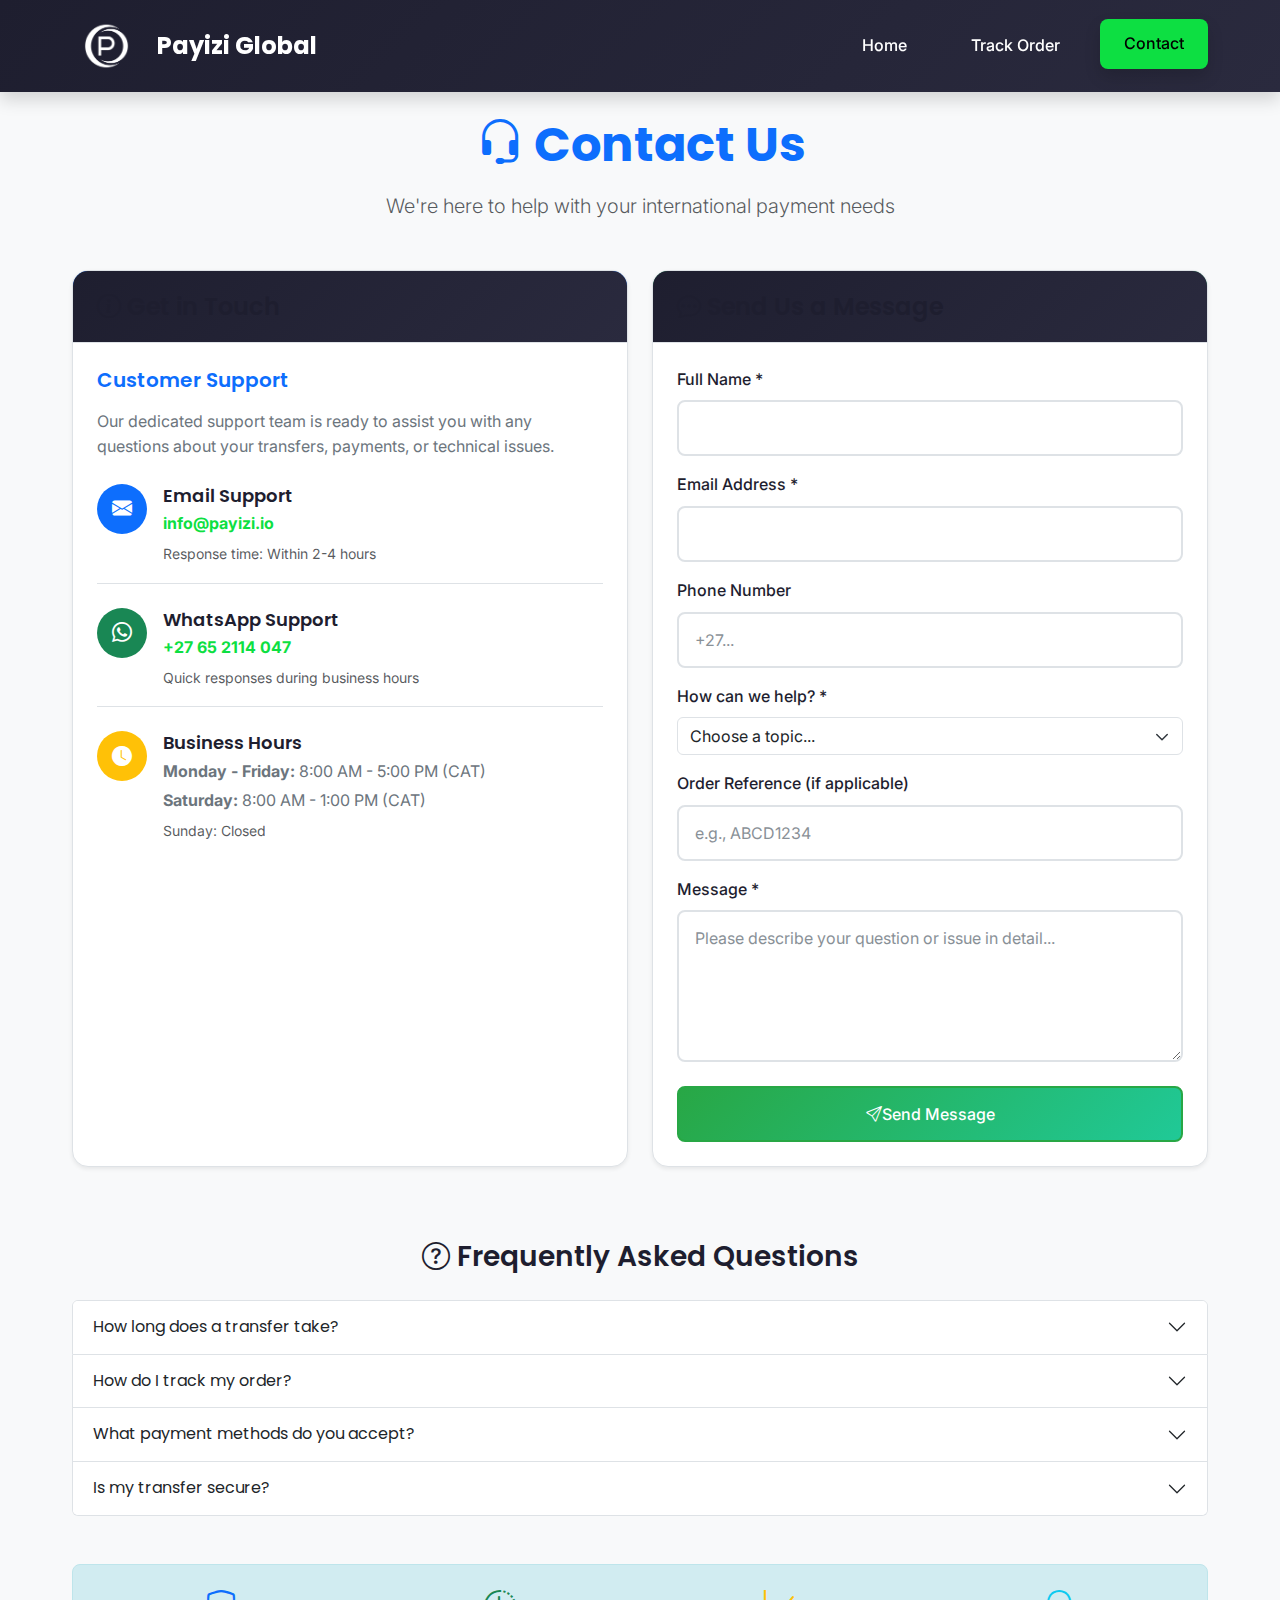
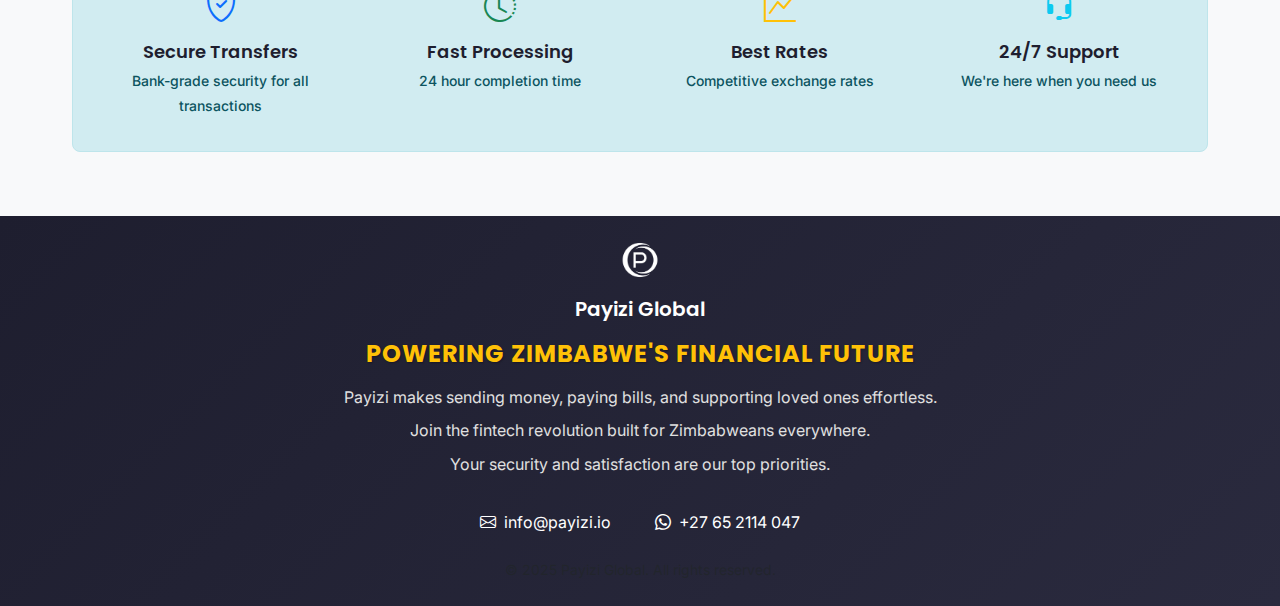
<file: contact.html>
<!DOCTYPE html>
<html lang="en">
<head>
  <meta charset="UTF-8" />
  <meta name="viewport" content="width=device-width, initial-scale=1.0" />
  <meta name="description" content="Contact Payizi Global - Get support for your international money transfer" />
  <meta name="author" content="Payizi Global" />
  <title>Contact Us - Payizi Global</title>
  <link href="https://cdn.jsdelivr.net/npm/bootstrap@5.3.0/dist/css/bootstrap.min.css" rel="stylesheet" />
  <link href="https://cdn.jsdelivr.net/npm/bootstrap-icons@1.11.0/font/bootstrap-icons.css" rel="stylesheet" />
  <link rel="stylesheet" href="style.css" />
  <link href="https://fonts.googleapis.com/css2?family=Roboto:wght@400;700&family=Roboto+Mono&display=swap" rel="stylesheet" />
</head>
<body>
    <!-- Replace the navigation section with this corrected version -->
    <nav class="navbar">
        <div class="container">
            <!-- Logo/Brand Section -->
            <div class="navbar-brand">
            <img src="white_icon_transparent_background.png" alt="Payizi Global Logo" class="navbar-logo">
            <span class="brand-text">Payizi Global</span>
            </div>
            
            <!-- Mobile Menu Toggle Button -->
            <button class="navbar-toggler-alt collapsed d-md-none" type="button" aria-label="Toggle navigation">
            <div class="hamburger">
                <span></span>
                <span></span>
                <span></span>
            </div>
            </button>
            
            <!-- Navigation Links -->
            <ul class="navbar-nav">
            <li class="nav-item"><a href="index.html" class="nav-link">Home</a></li>
            <li class="nav-item"><a href="status.html" class="nav-link">Track Order</a></li>
            <li class="nav-item"><a href="contact.html" class="nav-link active">Contact</a></li>
            </ul>
        </div>
    </nav>
  <!-- Rest of your existing content stays the same -->

  <main class="container mt-4">
    <!-- Page Header -->
    <div class="text-center mb-5">
      <h1 class="display-5 fw-bold text-primary">
        <i class="bi bi-headset"></i> Contact Us
      </h1>
      <p class="lead text-muted">
        We're here to help with your international payment needs
      </p>
    </div>

    <div class="row">
      <!-- Contact Information -->
      <div class="col-lg-6 mb-4">
        <div class="card h-100 shadow-sm">
          <div class="card-header bg-primary text-white">
            <h4 class="mb-0">
              <i class="bi bi-info-circle"></i> Get in Touch
            </h4>
          </div>
          <div class="card-body">
            <h5 class="text-primary mb-3">Customer Support</h5>
            <p class="mb-4">Our dedicated support team is ready to assist you with any questions about your transfers, payments, or technical issues.</p>
            
            <!-- Email Contact -->
            <div class="contact-item d-flex align-items-start mb-4">
              <div class="contact-icon bg-primary text-white rounded-circle me-3 d-flex align-items-center justify-content-center" style="width: 50px; height: 50px;">
                <i class="bi bi-envelope-fill fs-5"></i>
              </div>
              <div>
                <h6 class="mb-1">Email Support</h6>
                <p class="mb-1">
                  <a href="mailto:info@payizi.io" class="text-decoration-none fw-bold">info@payizi.io</a>
                </p>
                <small class="text-muted">Response time: Within 2-4 hours</small>
              </div>
            </div>
            
            <!-- WhatsApp Contact -->
            <div class="contact-item d-flex align-items-start mb-4">
              <div class="contact-icon bg-success text-white rounded-circle me-3 d-flex align-items-center justify-content-center" style="width: 50px; height: 50px;">
                <i class="bi bi-whatsapp fs-5"></i>
              </div>
              <div>
                <h6 class="mb-1">WhatsApp Support</h6>
                <p class="mb-1">
                  <a href="https://wa.me/27652114047" target="_blank" class="text-decoration-none fw-bold">+27 65 2114 047</a>
                </p>
                <small class="text-muted">Quick responses during business hours</small>
              </div>
            </div>
            
            <!-- Business Hours -->
            <div class="contact-item d-flex align-items-start mb-3">
              <div class="contact-icon bg-warning text-white rounded-circle me-3 d-flex align-items-center justify-content-center" style="width: 50px; height: 50px;">
                <i class="bi bi-clock-fill fs-5"></i>
              </div>
              <div>
                <h6 class="mb-1">Business Hours</h6>
                <p class="mb-1"><strong>Monday - Friday:</strong> 8:00 AM - 5:00 PM (CAT)</p>
                <p class="mb-1"><strong>Saturday:</strong> 8:00 AM - 1:00 PM (CAT)</p>
                <small class="text-muted">Sunday: Closed</small>
              </div>
            </div>
          </div>
        </div>
      </div>
      
      <!-- Contact Form -->
      <div class="col-lg-6 mb-4">
        <div class="card h-100 shadow-sm">
          <div class="card-header bg-success text-white">
            <h4 class="mb-0">
              <i class="bi bi-chat-dots"></i> Send Us a Message
            </h4>
          </div>
          <div class="card-body">
            <form id="contactForm">
              <div class="mb-3">
                <label for="contactName" class="form-label">Full Name *</label>
                <input type="text" class="form-control" id="contactName" required>
              </div>
              
              <div class="mb-3">
                <label for="contactEmail" class="form-label">Email Address *</label>
                <input type="email" class="form-control" id="contactEmail" required>
              </div>
              
              <div class="mb-3">
                <label for="contactPhone" class="form-label">Phone Number</label>
                <input type="tel" class="form-control" id="contactPhone" placeholder="+27...">
              </div>
              
              <div class="mb-3">
                <label for="contactSubject" class="form-label">How can we help? *</label>
                <select class="form-select" id="contactSubject" required>
                  <option value="">Choose a topic...</option>
                  <option value="order-inquiry">Order Status Inquiry</option>
                  <option value="payment-issue">Payment Problems</option>
                  <option value="technical-support">Technical Support</option>
                  <option value="rate-inquiry">Exchange Rate Questions</option>
                  <option value="account-help">Account Assistance</option>
                  <option value="general-question">General Questions</option>
                  <option value="complaint">Complaint or Feedback</option>
                  <option value="other">Other</option>
                </select>
              </div>
              
              <div class="mb-3">
                <label for="orderRef" class="form-label">Order Reference (if applicable)</label>
                <input type="text" class="form-control" id="orderRef" placeholder="e.g., ABCD1234">
              </div>
              
              <div class="mb-4">
                <label for="contactMessage" class="form-label">Message *</label>
                <textarea class="form-control" id="contactMessage" rows="5" placeholder="Please describe your question or issue in detail..." required></textarea>
              </div>
              
              <button type="submit" class="btn btn-success w-100 btn-lg">
                <i class="bi bi-send"></i> Send Message
              </button>
            </form>
          </div>
        </div>
      </div>
    </div>
    
    <!-- FAQ Section -->
    <div class="row mt-5">
      <div class="col-12">
        <h3 class="text-center mb-4">
          <i class="bi bi-question-circle"></i> Frequently Asked Questions
        </h3>
        
        <div class="accordion" id="faqAccordion">
          <!-- FAQ Item 1 -->
          <div class="accordion-item">
            <h2 class="accordion-header">
              <button class="accordion-button collapsed" type="button" data-bs-toggle="collapse" data-bs-target="#faq1">
                How long does a transfer take?
              </button>
            </h2>
            <div id="faq1" class="accordion-collapse collapse" data-bs-parent="#faqAccordion">
              <div class="accordion-body">
                Most transfers are completed within 24 hours after payment confirmation. Same-day processing is available for orders received and funded before 5:00 PM on business days.
              </div>
            </div>
          </div>
          
          <!-- FAQ Item 2 -->
          <div class="accordion-item">
            <h2 class="accordion-header">
              <button class="accordion-button collapsed" type="button" data-bs-toggle="collapse" data-bs-target="#faq2">
                How do I track my order?
              </button>
            </h2>
            <div id="faq2" class="accordion-collapse collapse" data-bs-parent="#faqAccordion">
              <div class="accordion-body">
                You can track your order using our <a href="status.html" class="text-decoration-none">Order Tracking page</a>. Simply enter your order reference number to see the current status.
              </div>
            </div>
          </div>
          
          <!-- FAQ Item 3 -->
          <div class="accordion-item">
            <h2 class="accordion-header">
              <button class="accordion-button collapsed" type="button" data-bs-toggle="collapse" data-bs-target="#faq3">
                What payment methods do you accept?
              </button>
            </h2>
            <div id="faq3" class="accordion-collapse collapse" data-bs-parent="#faqAccordion">
              <div class="accordion-body">
                We accept bank transfers. Payment details are provided with your order confirmation email.
              </div>
            </div>
          </div>
          
          <!-- FAQ Item 4 -->
          <div class="accordion-item">
            <h2 class="accordion-header">
              <button class="accordion-button collapsed" type="button" data-bs-toggle="collapse" data-bs-target="#faq4">
                Is my transfer secure?
              </button>
            </h2>
            <div id="faq4" class="accordion-collapse collapse" data-bs-parent="#faqAccordion">
              <div class="accordion-body">
                Yes, all transfers are fully encrypted and secure. We use industry-standard security measures to protect your personal and financial information.
              </div>
            </div>
          </div>
        </div>
      </div>
    </div>
    
    <!-- Service Features -->
    <div class="row mt-5">
      <div class="col-12">
        <div class="alert alert-info">
          <div class="row text-center">
            <div class="col-md-3 mb-3">
              <div class="feature-icon mb-2">
                <i class="bi bi-shield-check text-primary" style="font-size: 2rem;"></i>
              </div>
              <h6 class="mb-1">Secure Transfers</h6>
              <small>Bank-grade security for all transactions</small>
            </div>
            <div class="col-md-3 mb-3">
              <div class="feature-icon mb-2">
                <i class="bi bi-clock-history text-success" style="font-size: 2rem;"></i>
              </div>
              <h6 class="mb-1">Fast Processing</h6>
              <small>24 hour completion time</small>
            </div>
            <div class="col-md-3 mb-3">
              <div class="feature-icon mb-2">
                <i class="bi bi-graph-up text-warning" style="font-size: 2rem;"></i>
              </div>
              <h6 class="mb-1">Best Rates</h6>
              <small>Competitive exchange rates</small>
            </div>
            <div class="col-md-3 mb-3">
              <div class="feature-icon mb-2">
                <i class="bi bi-headset text-info" style="font-size: 2rem;"></i>
              </div>
              <h6 class="mb-1">24/7 Support</h6>
              <small>We're here when you need us</small>
            </div>
          </div>
        </div>
      </div>
    </div>
  </main>

  <!-- Enhanced Footer -->
      <footer class="bg-dark text-white text-center py-4 mt-5">
        <div class="container">
          <div class="row">
            <div class="col-md-12">
              <img src="/white_icon_transparent_background.png" alt="Payizi Global" class="footer-logo">
              <h5 class="mb-3">Payizi Global</h5>
              <h4 class="text-warning mb-3">POWERING ZIMBABWE'S FINANCIAL FUTURE</h4>
              <p class="mb-2">Payizi makes sending money, paying bills, and supporting loved ones effortless.</p>
              <p class="mb-2">Join the fintech revolution built for Zimbabweans everywhere.</p>
              <p class="mb-4">Your security and satisfaction are our top priorities.</p>
              <div class="mb-3">
                <a href="mailto:info@payizi.io" class="text-white text-decoration-none me-3">
                  <i class="bi bi-envelope"></i> info@payizi.io
                </a>
                <a href="https://wa.me/27652114047" target="_blank" class="text-white text-decoration-none">
                  <i class="bi bi-whatsapp"></i> +27 65 2114 047
                </a>
              </div>
              <p class="text-muted small mb-0">
                © 2025 Payizi Global. All rights reserved.
              </p>
            </div>
          </div>
        </div>
      </footer>

  <!-- Bootstrap JS -->
  <script src="https://cdn.jsdelivr.net/npm/bootstrap@5.3.0/dist/js/bootstrap.bundle.min.js"></script>
  
  <!-- Contact Form Handler -->
  <script>
    document.getElementById('contactForm').addEventListener('submit', function(e) {
      e.preventDefault();
      
      const name = document.getElementById('contactName').value;
      const email = document.getElementById('contactEmail').value;
      const phone = document.getElementById('contactPhone').value;
      const subject = document.getElementById('contactSubject').value;
      const orderRef = document.getElementById('orderRef').value;
      const message = document.getElementById('contactMessage').value;
      
      // Build detailed email content
      let emailBody = `Name: ${name}\nEmail: ${email}`;
      if (phone) emailBody += `\nPhone: ${phone}`;
      if (orderRef) emailBody += `\nOrder Reference: ${orderRef}`;
      emailBody += `\n\nSubject: ${subject}\n\nMessage:\n${message}`;
      
      // Create mailto link
      const mailtoLink = `mailto:info@payizi.io?subject=[Contact Form] ${subject}&body=${encodeURIComponent(emailBody)}`;
      
      // Open email client
      window.location.href = mailtoLink;
      
      // Show success feedback
      const submitBtn = e.target.querySelector('button[type="submit"]');
      const originalText = submitBtn.innerHTML;
      submitBtn.innerHTML = '<i class="bi bi-check-circle"></i> Email Opened Successfully!';
      submitBtn.disabled = true;
      submitBtn.className = 'btn btn-outline-success w-100 btn-lg';
      
      // Reset after 3 seconds
      setTimeout(() => {
        submitBtn.innerHTML = originalText;
        submitBtn.disabled = false;
        submitBtn.className = 'btn btn-success w-100 btn-lg';
        e.target.reset();
      }, 3000);
    });
  </script>
  <!-- Mobile Menu Toggle Script -->
<script>
document.addEventListener('DOMContentLoaded', function() {
  const navbarToggler = document.querySelector('.navbar-toggler-alt');
  const navbarNav = document.querySelector('.navbar-nav');
  
  if (navbarToggler && navbarNav) {
    navbarNav.classList.remove('show');
    navbarToggler.classList.add('collapsed');
    
    navbarToggler.addEventListener('click', function(e) {
      e.preventDefault();
      e.stopPropagation();
      navbarNav.classList.toggle('show');
      this.classList.toggle('collapsed');
    });
    
    document.addEventListener('click', function(event) {
      if (!navbarNav.contains(event.target) && !navbarToggler.contains(event.target)) {
        navbarNav.classList.remove('show');
        navbarToggler.classList.add('collapsed');
      }
    });
    
    document.querySelectorAll('.nav-link').forEach(link => {
      link.addEventListener('click', function() {
        if (window.innerWidth < 768) {
          navbarNav.classList.remove('show');
          navbarToggler.classList.add('collapsed');
        }
      });
    });
    
    window.addEventListener('resize', function() {
      if (window.innerWidth >= 768) {
        navbarNav.classList.remove('show');
        navbarToggler.classList.add('collapsed');
      }
    });
  }
});
</script>
</body>
</html>
</file>
<file: style.css>
/* Import Google Fonts */
@import url('https://fonts.googleapis.com/css2?family=Inter:wght@300;400;500;600;700;800&family=Poppins:wght@300;400;500;600;700;800&display=swap');

/* CSS Variables for consistent theming */
:root {
  --primary-green: #0ddf42;
  --primary-green-hover: #0cb836;
  --primary-green-light: #e8f5ed;
  --dark-blue: #1e1e2f;
  --dark-blue-light: #2a2a3e;
  --dark-blue-lighter: #3a3a4e;
  --white: #ffffff;
  --light-gray: #f8f9fa;
  --medium-gray: #6c757d;
  --dark-gray: #343a40;
  --border-color: #dee2e6;
  --shadow-sm: 0 0.125rem 0.25rem rgba(0, 0, 0, 0.075);
  --shadow-md: 0 0.5rem 1rem rgba(0, 0, 0, 0.15);
  --shadow-lg: 0 1rem 3rem rgba(0, 0, 0, 0.175);
  --border-radius: 0.5rem;
  --border-radius-lg: 1rem;
  --transition: all 0.3s ease;
}

/* Base Reset & Typography */
* {
  margin: 0;
  padding: 0;
  box-sizing: border-box;
}

html {
  scroll-behavior: smooth;
  font-size: 16px;
}

body {
  font-family: 'Inter', 'Poppins', -apple-system, BlinkMacSystemFont, 'Segoe UI', Roboto, sans-serif;
  font-size: 1rem;
  font-weight: 400;
  line-height: 1.6;
  color: var(--dark-gray);
  background-color: var(--light-gray);
  -webkit-font-smoothing: antialiased;
  -moz-osx-font-smoothing: grayscale;
}

/* Typography Scale */
h1, h2, h3, h4, h5, h6 {
  font-family: 'Poppins', sans-serif;
  font-weight: 600;
  line-height: 1.3;
  color: var(--dark-blue);
  margin-bottom: 1rem;
}

h1 { font-size: 2.5rem; font-weight: 700; }
h2 { font-size: 2rem; font-weight: 600; }
h3 { font-size: 1.75rem; }
h4 { font-size: 1.5rem; }
h5 { font-size: 1.25rem; }
h6 { font-size: 1.125rem; }

p {
  margin-bottom: 1rem;
  color: var(--medium-gray);
}

a {
  color: var(--primary-green);
  text-decoration: none;
  transition: var(--transition);
}

a:hover {
  color: var(--primary-green-hover);
  text-decoration: underline;
}

/* Container System */
.container {
  width: 100%;
  max-width: 1200px;
  margin: 0 auto;
  padding: 0 1rem;
}

.container-fluid {
  width: 100%;
  padding: 0 1rem;
}

/* SINGLE UNIFIED NAVIGATION SYSTEM */
.navbar {
  background: linear-gradient(135deg, var(--dark-blue) 0%, var(--dark-blue-light) 100%);
  padding: 1rem 0;
  box-shadow: var(--shadow-md);
  position: sticky;
  top: 0;
  z-index: 1000;
  backdrop-filter: blur(10px);
}

.navbar .container {
  display: flex;
  justify-content: space-between;
  align-items: center;
  flex-wrap: nowrap;
}

/* Logo Brand Section */
.navbar-brand {
  display: flex;
  align-items: center;
  gap: 1rem;
  text-decoration: none;
  flex-shrink: 0;
}

.navbar-logo {
  height: 50px;
  width: auto;
  border-radius: var(--border-radius);
  transition: var(--transition);
}

.navbar-logo:hover {
  transform: scale(1.05);
}

.brand-text {
  color: var(--white);
  font-size: 1.5rem;
  font-weight: 700;
  font-family: 'Poppins', sans-serif;
  margin: 0;
  white-space: nowrap;
}

/* CSS-Only Mobile Toggle Button */
.navbar-toggler-alt {
  background: none;
  border: none;
  padding: 0.5rem;
  cursor: pointer;
  transition: var(--transition);
  display: none;
  width: 45px;
  height: 40px;
  position: relative;
  outline: none;
}

.navbar-toggler-alt:hover {
  background: rgba(13, 223, 66, 0.1);
  border-radius: var(--border-radius);
}

.navbar-toggler-alt .hamburger {
  width: 24px;
  height: 18px;
  position: relative;
  margin: 0 auto;
  transform: rotate(0deg);
  transition: 0.3s ease-in-out;
}

.navbar-toggler-alt .hamburger span {
  display: block;
  position: absolute;
  height: 3px;
  width: 100%;
  background: var(--white);
  border-radius: 2px;
  opacity: 1;
  left: 0;
  transform: rotate(0deg);
  transition: 0.25s ease-in-out;
  box-shadow: 0 1px 2px rgba(0,0,0,0.2);
}

.navbar-toggler-alt .hamburger span:nth-child(1) {
  top: 0px;
  transform-origin: left center;
}

.navbar-toggler-alt .hamburger span:nth-child(2) {
  top: 8px;
  transform-origin: left center;
}

.navbar-toggler-alt .hamburger span:nth-child(3) {
  top: 16px;
  transform-origin: left center;
}

/* Active state - X formation */
.navbar-toggler-alt:not(.collapsed) .hamburger span:nth-child(1) {
  transform: rotate(45deg);
  top: 0px;
  left: 4px;
  background: var(--primary-green);
}

.navbar-toggler-alt:not(.collapsed) .hamburger span:nth-child(2) {
  width: 0%;
  opacity: 0;
}

.navbar-toggler-alt:not(.collapsed) .hamburger span:nth-child(3) {
  transform: rotate(-45deg);
  top: 16px;
  left: 4px;
  background: var(--primary-green);
}

/* Navigation Links */
.navbar-nav {
  display: flex;
  list-style: none;
  margin: 0;
  padding: 0;
  gap: 0.5rem;
  flex-direction: row;
  align-items: center;
}

.nav-item {
  position: relative;
}

.nav-link {
  color: var(--white);
  font-weight: 500;
  padding: 0.75rem 1.5rem;
  border-radius: var(--border-radius);
  transition: var(--transition);
  position: relative;
  overflow: hidden;
  display: block;
  white-space: nowrap;
  text-decoration: none;
}

.nav-link::before {
  content: '';
  position: absolute;
  top: 0;
  left: -100%;
  width: 100%;
  height: 100%;
  background: linear-gradient(90deg, transparent, rgba(255,255,255,0.2), transparent);
  transition: left 0.5s;
}

.nav-link:hover::before {
  left: 100%;
}

.nav-link:hover,
.nav-link.active {
  background-color: var(--primary-green);
  color: var(--white);
  text-decoration: none;
  transform: translateY(-2px);
  box-shadow: var(--shadow-md);
}

/* Mobile Navigation Styles */
@media (max-width: 767.98px) {
  .navbar .container {
    flex-wrap: wrap;
    position: relative;
  }
  
  .navbar-brand {
    flex: 1;
  }
  
  .navbar-toggler-alt {
    display: block !important;
  }
  
  .navbar-nav {
    display: none;
    flex-direction: column;
    width: 100%;
    margin-top: 1rem;
    background: linear-gradient(135deg, var(--dark-blue-light) 0%, var(--dark-blue-lighter) 100%);
    border-radius: var(--border-radius);
    padding: 1rem;
    box-shadow: var(--shadow-lg);
    gap: 0.5rem;
    order: 3;
    border: 1px solid rgba(13, 223, 66, 0.2);
  }
  
  .navbar-nav.show {
    display: flex !important;
    animation: slideDown 0.3s ease-out;
  }
  
  .nav-link {
    padding: 1rem;
    border-radius: var(--border-radius);
    text-align: center;
    border: 1px solid transparent;
    margin: 0;
    background: rgba(255, 255, 255, 0.05);
    transition: var(--transition);
  }
  
  .nav-link:hover,
  .nav-link.active {
    background-color: var(--primary-green);
    border-color: var(--primary-green);
    color: var(--dark-blue);
    transform: none;
    font-weight: 600;
  }
  
  .navbar-logo {
    height: 40px;
  }
  
  .brand-text {
    font-size: 1.25rem;
  }
}

/* Tablet adjustments */
@media (min-width: 768px) and (max-width: 991.98px) {
  .navbar-nav {
    gap: 0.25rem;
  }
  
  .nav-link {
    padding: 0.5rem 1rem;
    font-size: 0.9rem;
  }
  
  .brand-text {
    font-size: 1.3rem;
  }
}

/* Large desktop */
@media (min-width: 992px) {
  .navbar-nav {
    gap: 1rem;
  }
  
  .nav-link {
    padding: 0.75rem 1.5rem;
  }
}

/* Ensure toggle is never shown on desktop */
@media (min-width: 768px) {
  .navbar-toggler-alt {
    display: none !important;
  }
  
  .navbar-nav {
    display: flex !important;
    flex-direction: row !important;
  }
}

/* Animations */
@keyframes slideDown {
  from {
    opacity: 0;
    transform: translateY(-20px);
    max-height: 0;
  }
  to {
    opacity: 1;
    transform: translateY(0);
    max-height: 300px;
  }
}

@keyframes togglePulse {
  0% {
    transform: scale(1);
    box-shadow: 0 0 0 0 rgba(13, 223, 66, 0.7);
  }
  70% {
    transform: scale(1.05);
    box-shadow: 0 0 0 10px rgba(13, 223, 66, 0);
  }
  100% {
    transform: scale(1);
    box-shadow: 0 0 0 0 rgba(13, 223, 66, 0);
  }
}

/* Better focus indicators for accessibility */
.navbar-toggler-alt:focus {
  outline: 2px solid var(--primary-green);
  outline-offset: 2px;
}

/* Pulse effect for toggle button when menu is open */
.navbar-toggler-alt:not(.collapsed) {
  animation: togglePulse 0.6s ease-out;
}

/* Footer Logo */
.footer-logo {
  height: 40px;
  width: auto;
  margin-bottom: 1rem;
  border-radius: var(--border-radius);
}

/* Container spacing fixes */
@media (min-width: 1200px) {
  .container {
    padding: 0 2rem;
  }
}

/* Form Styles */
.custom-form {
  background: var(--white);
  padding: 2rem;
  border-radius: var(--border-radius-lg);
  box-shadow: var(--shadow-lg);
  margin-bottom: 2rem;
  border: 1px solid var(--border-color);
}

.custom-form section {
  margin-bottom: 2rem;
  padding-bottom: 1.5rem;
  border-bottom: 1px solid var(--border-color);
}

.custom-form section:last-child {
  border-bottom: none;
  margin-bottom: 0;
}

.custom-form h4 {
  color: var(--dark-blue);
  font-size: 1.25rem;
  font-weight: 600;
  margin-bottom: 1.5rem;
  padding-bottom: 0.5rem;
  border-bottom: 2px solid var(--primary-green);
  display: inline-block;
}

.form-label {
  font-weight: 500;
  color: var(--dark-blue);
  margin-bottom: 0.5rem;
  display: block;
}

.form-control {
  width: 100%;
  padding: 0.875rem 1rem;
  font-size: 1rem;
  font-weight: 400;
  line-height: 1.5;
  color: var(--dark-gray);
  background-color: var(--white);
  border: 2px solid var(--border-color);
  border-radius: var(--border-radius);
  transition: var(--transition);
  font-family: inherit;
}

.form-control:focus {
  outline: none;
  border-color: var(--primary-green);
  box-shadow: 0 0 0 0.2rem rgba(13, 223, 66, 0.25);
  background-color: var(--primary-green-light);
}

.form-control::placeholder {
  color: var(--medium-gray);
  opacity: 0.8;
}

.form-select {
  background-image: url("data:image/svg+xml,%3csvg xmlns='http://www.w3.org/2000/svg' viewBox='0 0 16 16'%3e%3cpath fill='none' stroke='%23343a40' stroke-linecap='round' stroke-linejoin='round' stroke-width='2' d='m1 6 7 7 7-7'/%3e%3c/svg%3e");
  background-repeat: no-repeat;
  background-position: right 0.75rem center;
  background-size: 16px 12px;
  appearance: none;
}

/* Button Styles */
.btn {
  display: inline-flex;
  align-items: center;
  justify-content: center;
  padding: 0.875rem 2rem;
  font-size: 1rem;
  font-weight: 500;
  line-height: 1.5;
  border: 2px solid transparent;
  border-radius: var(--border-radius);
  cursor: pointer;
  transition: var(--transition);
  text-decoration: none;
  font-family: inherit;
  position: relative;
  overflow: hidden;
}

.btn:disabled {
  opacity: 0.65;
  cursor: not-allowed;
}

.btn-primary {
  background: linear-gradient(135deg, var(--primary-green) 0%, var(--primary-green-hover) 100%);
  color: var(--white);
  border-color: var(--primary-green);
  box-shadow: var(--shadow-sm);
}

.btn-primary:hover:not(:disabled) {
  background: linear-gradient(135deg, var(--primary-green-hover) 0%, #0aa830 100%);
  transform: translateY(-2px);
  box-shadow: var(--shadow-md);
  color: var(--white);
  text-decoration: none;
}

.btn-outline-primary {
  color: var(--primary-green);
  border-color: var(--primary-green);
  background-color: transparent;
}

.btn-outline-primary:hover:not(:disabled) {
  background-color: var(--primary-green);
  color: var(--white);
  transform: translateY(-2px);
  box-shadow: var(--shadow-md);
}

.btn-secondary {
  background-color: var(--medium-gray);
  color: var(--white);
  border-color: var(--medium-gray);
}

.btn-secondary:hover:not(:disabled) {
  background-color: var(--dark-gray);
  border-color: var(--dark-gray);
  transform: translateY(-2px);
}

.btn-success {
  background: linear-gradient(135deg, #28a745 0%, #20c997 100%);
  color: var(--white);
  border-color: #28a745;
}

.btn-success:hover:not(:disabled) {
  background: linear-gradient(135deg, #218838 0%, #1e7e34 100%);
  transform: translateY(-2px);
  box-shadow: var(--shadow-md);
}

.btn-outline-secondary {
  color: var(--medium-gray);
  border-color: var(--medium-gray);
  background-color: transparent;
}

.btn-outline-secondary:hover:not(:disabled) {
  background-color: var(--medium-gray);
  color: var(--white);
}

.btn-outline-info {
  color: #17a2b8;
  border-color: #17a2b8;
  background-color: transparent;
}

.btn-outline-info:hover:not(:disabled) {
  background-color: #17a2b8;
  color: var(--white);
}

/* Utility Classes */
.w-100 { width: 100%; }
.text-center { text-align: center; }
.text-left { text-align: left; }
.text-right { text-align: right; }
.text-muted { color: var(--medium-gray); }
.text-primary { color: var(--primary-green); }
.text-success { color: #28a745; }
.text-warning { color: #ffc107; }
.text-danger { color: #dc3545; }
.text-info { color: #17a2b8; }

.fw-bold { font-weight: 700; }
.fw-normal { font-weight: 400; }

.d-flex { display: flex; }
.d-block { display: block; }
.d-inline-block { display: inline-block; }
.align-items-center { align-items: center; }
.justify-content-center { justify-content: center; }
.justify-content-between { justify-content: space-between; }

/* Spacing */
.mt-1 { margin-top: 0.25rem; }
.mt-2 { margin-top: 0.5rem; }
.mt-3 { margin-top: 1rem; }
.mt-4 { margin-top: 1.5rem; }
.mt-5 { margin-top: 3rem; }

.mb-1 { margin-bottom: 0.25rem; }
.mb-2 { margin-bottom: 0.5rem; }
.mb-3 { margin-bottom: 1rem; }
.mb-4 { margin-bottom: 1.5rem; }
.mb-5 { margin-bottom: 3rem; }

.me-2 { margin-right: 0.5rem; }
.me-3 { margin-right: 1rem; }

.p-3 { padding: 1rem; }
.p-4 { padding: 1.5rem; }
.py-3 { padding-top: 1rem; padding-bottom: 1rem; }
.py-4 { padding-top: 1.5rem; padding-bottom: 1.5rem; }

/* Cards */
.card {
  background: var(--white);
  border: 1px solid var(--border-color);
  border-radius: var(--border-radius-lg);
  box-shadow: var(--shadow-md);
  overflow: hidden;
  transition: var(--transition);
}

.card:hover {
  transform: translateY(-4px);
  box-shadow: var(--shadow-lg);
}

.card-header {
  padding: 1.25rem 1.5rem;
  background: linear-gradient(135deg, var(--dark-blue) 0%, var(--dark-blue-light) 100%);
  border-bottom: 1px solid var(--border-color);
  font-weight: 600;
}

.card-body {
  padding: 1.5rem;
}

/* Alerts */
.alert {
  padding: 1rem 1.25rem;
  margin-bottom: 1rem;
  border: 1px solid transparent;
  border-radius: var(--border-radius);
  font-weight: 500;
}

.alert-success {
  color: #155724;
  background-color: #d4edda;
  border-color: #c3e6cb;
}

.alert-danger {
  color: #721c24;
  background-color: #f8d7da;
  border-color: #f5c6cb;
}

.alert-warning {
  color: #856404;
  background-color: #fff3cd;
  border-color: #ffeaa7;
}

.alert-info {
  color: #0c5460;
  background-color: #d1ecf1;
  border-color: #bee5eb;
}

/* Status Tracking Styles */
.status-container {
  background: var(--white);
  border-radius: var(--border-radius-lg);
  box-shadow: var(--shadow-lg);
  overflow: hidden;
}

.status-header {
  background: linear-gradient(135deg, var(--primary-green) 0%, var(--primary-green-hover) 100%);
  color: var(--white);
  padding: 2rem;
  text-align: center;
}

.status-content {
  padding: 2rem;
}

.progress-timeline {
  position: relative;
  padding: 2rem 0;
}

.progress-step {
  display: flex;
  align-items: center;
  margin-bottom: 2rem;
  position: relative;
}

.progress-step:last-child {
  margin-bottom: 0;
}

.step-icon {
  width: 3rem;
  height: 3rem;
  border-radius: 50%;
  display: flex;
  align-items: center;
  justify-content: center;
  font-size: 1.2rem;
  font-weight: 600;
  margin-right: 1.5rem;
  position: relative;
  z-index: 2;
}

.step-icon.completed {
  background: linear-gradient(135deg, var(--primary-green) 0%, var(--primary-green-hover) 100%);
  color: var(--white);
}

.step-icon.active {
  background: linear-gradient(135deg, #ffc107 0%, #fd7e14 100%);
  color: var(--white);
  animation: pulse 2s infinite;
}

.step-icon.pending {
  background-color: var(--border-color);
  color: var(--medium-gray);
}

.step-content h5 {
  margin-bottom: 0.5rem;
  color: var(--dark-blue);
}

.step-content p {
  margin: 0;
  color: var(--medium-gray);
  font-size: 0.9rem;
}

/* Progress Bar */
.progress {
  height: 1rem;
  background-color: var(--border-color);
  border-radius: var(--border-radius);
  overflow: hidden;
  margin: 1rem 0;
}

.progress-bar {
  height: 100%;
  background: linear-gradient(90deg, var(--primary-green) 0%, var(--primary-green-hover) 100%);
  transition: width 0.6s ease;
  position: relative;
  overflow: hidden;
}

.progress-bar::after {
  content: '';
  position: absolute;
  top: 0;
  left: 0;
  bottom: 0;
  right: 0;
  background-image: linear-gradient(
    -45deg,
    rgba(255, 255, 255, .2) 25%,
    transparent 25%,
    transparent 50%,
    rgba(255, 255, 255, .2) 50%,
    rgba(255, 255, 255, .2) 75%,
    transparent 75%,
    transparent
  );
  background-size: 1rem 1rem;
  animation: progress-bar-stripes 1s linear infinite;
}

/* Footer Styles */
footer {
  background: linear-gradient(135deg, var(--dark-blue) 0%, var(--dark-blue-light) 100%);
  color: var(--white);
  margin-top: auto;
}

footer h4 {
  color: #ffc107;
  font-weight: 700;
  letter-spacing: 1px;
  text-shadow: 1px 1px 2px rgba(0,0,0,0.3);
}

footer h5 {
  color: var(--white);
  font-weight: 600;
}

footer p {
  color: #e0e0e0;
  line-height: 1.6;
}

footer a {
  color: var(--primary-green);
  transition: var(--transition);
  padding: 0.5rem 0.75rem;
  border-radius: var(--border-radius);
  display: inline-flex;
  align-items: center;
  gap: 0.5rem;
}

footer a:hover {
  background-color: rgba(255,255,255,0.1);
  transform: translateY(-2px);
  text-decoration: none;
  color: var(--white);
}

/* Contact Page Styles */
.contact-icon {
  flex-shrink: 0;
}

.contact-item {
  border-bottom: 1px solid var(--border-color);
  padding-bottom: 1rem;
  margin-bottom: 1rem;
}

.contact-item:last-child {
  border-bottom: none;
  margin-bottom: 0;
}

/* FAQ Accordion */
.accordion-button:not(.collapsed) {
  background-color: var(--primary-green-light);
  border-color: var(--primary-green);
  color: var(--dark-blue);
}

.accordion-button:focus {
  box-shadow: 0 0 0 0.25rem rgba(13, 223, 66, 0.25);
  border-color: var(--primary-green);
}

/* Additional Animations */
@keyframes pulse {
  0% { transform: scale(1); }
  50% { transform: scale(1.05); }
  100% { transform: scale(1); }
}

@keyframes progress-bar-stripes {
  0% { background-position: 1rem 0; }
  100% { background-position: 0 0; }
}

@keyframes fadeInUp {
  from {
    opacity: 0;
    transform: translateY(30px);
  }
  to {
    opacity: 1;
    transform: translateY(0);
  }
}

.fade-in-up {
  animation: fadeInUp 0.6s ease-out;
}

/* Responsive Design */
@media (max-width: 768px) {
  :root {
    font-size: 14px;
  }
  
  h1 { font-size: 2rem; }
  h2 { font-size: 1.75rem; }
  h3 { font-size: 1.5rem; }
  
  .custom-form {
    padding: 1.5rem;
    margin: 1rem 0;
  }
  
  .btn {
    padding: 0.75rem 1.5rem;
    font-size: 0.9rem;
  }
  
  .card-body {
    padding: 1rem;
  }
  
  .status-header {
    padding: 1.5rem;
  }
  
  .status-content {
    padding: 1.5rem;
  }
  
  .progress-step {
    flex-direction: column;
    text-align: center;
    margin-bottom: 1.5rem;
  }
  
  .step-icon {
    margin-right: 0;
    margin-bottom: 1rem;
  }
  
  footer h4 {
    font-size: 1.2rem;
  }
  
  footer a {
    display: block;
    margin: 0.25rem 0;
    text-align: center;
  }
}

@media (max-width: 576px) {
  .custom-form {
    padding: 1rem;
  }
  
  .btn {
    padding: 0.625rem 1.25rem;
    font-size: 0.875rem;
  }
  
  .card-header,
  .card-body {
    padding: 1rem;
  }
}

/* Dark Mode Adjustments */
@media (prefers-color-scheme: dark) {
  body {
    color: #f8f9fa !important; /* Light text for contrast */
    background-color: #121212 !important; /* Very dark background */
  }

  /* Headings */
  h1, h2, h3, h4, h5, h6 {
    color: #ffffff !important; /* Pure white for headings */
  }

  /* Paragraphs and text */
  p, .text-muted {
    color: #e0e0e0 !important; /* Light gray for paragraphs */
  }

  /* Links */
  a {
    color: #4ade80 !important; /* Bright green for links */
  }

  a:hover {
    color: #22d3ee !important; /* Cyan on hover */
  }

  /* Navbar */
  .navbar {
    background: linear-gradient(135deg, #1a1a1a 0%, #2d2d2d 100%) !important;
  }

  .navbar-nav {
    background: linear-gradient(135deg, #1a1a1a 0%, #2d2d2d 100%) !important;
  }

  .nav-link {
    color: #f8f9fa !important; /* Light text */
  }

  .nav-link:hover,
  .nav-link.active {
    color: #000000 !important; /* Black text on green background */
    background-color: var(--primary-green) !important;
  }

  /* Brand text */
  .brand-text {
    color: #ffffff !important;
  }

  /* Forms */
  .custom-form {
    background: #1e1e1e !important; /* Dark gray for forms */
    border-color: #404040 !important; /* Darker border */
    color: #f8f9fa !important;
  }

  .custom-form h4 {
    color: #ffffff !important; /* White heading */
    border-bottom-color: #4ade80 !important; /* Green border */
  }

  .form-label {
    color: #f8f9fa !important; /* Light text for labels */
    font-weight: 500 !important;
  }

  .form-control {
    color: #f8f9fa !important;
    background-color: #2d2d2d !important;
    border-color: #404040 !important;
  }

  .form-control:focus {
    background-color: #363636 !important;
    border-color: #4ade80 !important;
    box-shadow: 0 0 0 0.2rem rgba(74, 222, 128, 0.25) !important;
    color: #ffffff !important;
  }

  .form-control::placeholder {
    color: #9ca3af !important; /* Light gray placeholder */
  }

  /* Select dropdowns */
  .form-select {
    color: #f8f9fa !important;
    background-color: #2d2d2d !important;
    border-color: #404040 !important;
  }

  .form-select:focus {
    background-color: #363636 !important;
    border-color: #4ade80 !important;
    color: #ffffff !important;
  }

  /* Cards */
  .card {
    background: #1e1e1e !important; /* Dark gray card */
    border-color: #404040 !important; /* Darker border */
    color: #f8f9fa !important;
  }

/* Enhanced Dark Mode Adjustments */
/* (Merged into previous @media (prefers-color-scheme: dark) block) */

  .card-header {
    background: linear-gradient(135deg, #1a1a1a 0%, #2d2d2d 100%) !important;
    border-bottom-color: #404040 !important;
    color: #ffffff !important;
  }

  .card-body {
    color: #f8f9fa !important;
  }

  /* Status tracking specific */
  .status-container {
    background: #1e1e1e !important;
    color: #f8f9fa !important;
  }

  .status-header {
    background: linear-gradient(135deg, #4ade80 0%, #22d3ee 100%) !important;
    color: #000000 !important; /* Black text on bright background */
  }

  .status-content {
    background: #1e1e1e !important;
    color: #f8f9fa !important;
  }

  /* Input sections for order tracking */
  #loadingSection,
  #statusSection,
  #errorSection {
    background: #1e1e1e !important;
    color: #f8f9fa !important;
  }

  /* Step content */
  .step-content h5 {
    color: #ffffff !important;
  }

  .step-content p {
    color: #e0e0e0 !important;
  }

  /* Alerts */
  .alert-success {
    color: #d1fae5 !important;
    background-color: #064e3b !important;
    border-color: #065f46 !important;
  }

  .alert-danger {
    color: #fecaca !important;
    background-color: #7f1d1d !important;
    border-color: #991b1b !important;
  }

  .alert-warning {
    color: #fef3c7 !important;
    background-color: #78350f !important;
    border-color: #92400e !important;
  }

  .alert-info {
    color: #dbeafe !important;
    background-color: #1e3a8a !important;
    border-color: #1d4ed8 !important;
  }

  /* Progress elements */
  .progress {
    background-color: #404040 !important; /* Darker progress background */
  }

  .progress-bar {
    background: linear-gradient(90deg, #4ade80 0%, #22d3ee 100%) !important;
  }

  /* Footer */
  footer {
    background: linear-gradient(135deg, #1a1a1a 0%, #2d2d2d 100%) !important;
    color: #f8f9fa !important;
  }

  footer h4 {
    color: #fbbf24 !important; /* Bright yellow */
  }

  footer h5 {
    color: #ffffff !important;
  }

  footer p {
    color: #e0e0e0 !important; /* Light gray */
  }

  footer a {
    color: #4ade80 !important;
  }

  footer a:hover {
    background-color: rgba(74, 222, 128, 0.1) !important;
    color: #ffffff !important;
  }

  /* Contact items */
  .contact-item {
    border-bottom-color: #404040 !important;
    color: #f8f9fa !important;
  }

  /* Contact page specific */
  .contact-icon {
    color: #4ade80 !important;
  }

  /* Accordion */
  .accordion-button:not(.collapsed) {
    background-color: #404040 !important;
    border-color: #4ade80 !important;
    color: #ffffff !important;
  }

  .accordion-button {
    background-color: #2d2d2d !important;
    color: #f8f9fa !important;
    border-color: #404040 !important;
  }

  .accordion-button:focus {
    box-shadow: 0 0 0 0.25rem rgba(74, 222, 128, 0.25) !important;
    border-color: #4ade80 !important;
  }

  /* Buttons in dark mode */
  .btn-outline-secondary {
    color: #f8f9fa !important;
    border-color: #6b7280 !important;
  }

  .btn-outline-secondary:hover {
    background-color: #6b7280 !important;
    color: #ffffff !important;
  }

  .btn-outline-info {
    color: #22d3ee !important;
    border-color: #22d3ee !important;
  }

  .btn-outline-info:hover {
    background-color: #22d3ee !important;
    color: #000000 !important;
  }

  /* Text utilities for dark mode */
  .text-muted {
    color: #9ca3af !important;
  }

  .text-primary {
    color: #4ade80 !important;
  }

  /* Specific elements that might be missed */
  .navbar-toggler-alt .hamburger span {
    background: #ffffff !important;
  }

  /* Message/contact form specific */
  .contact-item h5 {
    color: #ffffff !important;
  }

  .contact-item p {
    color: #e0e0e0 !important;
  }

  /* Input focus states */
  input:focus,
  textarea:focus,
  select:focus {
    color: #ffffff !important;
  }

  /* Any remaining text that might be dark */
  span, div, label, small {
    color: inherit !important;
  }

  /* Specific fix for order tracking form */
  .status-container h1,
  .status-container h2,
  .status-container h3,
  .status-container h4,
  .status-container h5 {
    color: #ffffff !important;
  }

  .status-container p,
  .status-container span,
  .status-container div {
    color: #e0e0e0 !important;
  }

  /* Fix for any Bootstrap default dark text */
  .text-dark {
    color: #f8f9fa !important;
  }

  /* Ensure all form elements are visible */
  option {
    background-color: #2d2d2d !important;
    color: #f8f9fa !important;
  }
}

/* Force dark mode styles (in case prefers-color-scheme doesn't work) */
@media screen {
  [data-bs-theme="dark"],
  .dark-mode {
    /* Apply all the same styles as above but with .dark-mode prefix */
    color: #f8f9fa !important;
    background-color: #121212 !important;
  }
  
  [data-bs-theme="dark"] .custom-form,
  .dark-mode .custom-form {
    background: #1e1e1e !important;
    color: #f8f9fa !important;
  }
  
  [data-bs-theme="dark"] .form-control,
  .dark-mode .form-control {
    background-color: #2d2d2d !important;
    color: #f8f9fa !important;
    border-color: #404040 !important;
  }
  
  [data-bs-theme="dark"] .form-label,
  .dark-mode .form-label {
    color: #f8f9fa !important;
  }
}

/* Enhanced Form Styles with Icons and Validation */
.form-group {
  position: relative;
  margin-bottom: 1.5rem;
}

.form-control-icon {
  position: relative;
  display: flex;
  align-items: center;
}

.form-control-icon .form-control {
  padding-left: 3rem;
  padding-right: 3rem;
}

.form-icon {
  position: absolute;
  left: 1rem;
  top: 50%;
  transform: translateY(-50%);
  color: var(--medium-gray);
  font-size: 1.1rem;
  z-index: 3;
  pointer-events: none;
  transition: var(--transition);
}

.validation-icon {
  position: absolute;
  right: 1rem;
  top: 50%;
  transform: translateY(-50%);
  font-size: 1.1rem;
  z-index: 3;
  pointer-events: none;
  opacity: 0;
  transition: var(--transition);
}

/* Validation States */
.form-control.is-valid {
  border-color: #28a745;
  background-color: #f8fff9;
}

.form-control.is-valid:focus {
  border-color: #28a745;
  box-shadow: 0 0 0 0.2rem rgba(40, 167, 69, 0.25);
}

.form-control.is-valid ~ .form-icon {
  color: #28a745;
}

.form-control.is-valid ~ .validation-icon.valid {
  opacity: 1;
  color: #28a745;
}

.form-control.is-invalid {
  border-color: #dc3545;
  background-color: #fff8f8;
}

.form-control.is-invalid:focus {
  border-color: #dc3545;
  box-shadow: 0 0 0 0.2rem rgba(220, 53, 69, 0.25);
}

.form-control.is-invalid ~ .form-icon {
  color: #dc3545;
}

.form-control.is-invalid ~ .validation-icon.invalid {
  opacity: 1;
  color: #dc3545;
}

/* Helper Text */
.form-text {
  display: block;
  margin-top: 0.5rem;
  font-size: 0.875rem;
  color: var(--medium-gray);
  line-height: 1.4;
}

.form-text.valid {
  color: #28a745;
}

.form-text.invalid {
  color: #dc3545;
}

.form-text small {
  font-size: 0.8rem;
  opacity: 0.8;
}

/* Enhanced Select Dropdown */
.form-select-icon {
  position: relative;
}

.form-select-icon .form-select {
  padding-left: 3rem;
  background-position: right 1rem center;
}

.form-select-icon .form-icon {
  left: 1rem;
  pointer-events: none;
}

/* Loading State */
.form-control:disabled {
  background-color: #f8f9fa;
  opacity: 0.65;
}

.spinner-border-sm {
  width: 1rem;
  height: 1rem;
  border-width: 0.15em;
}

/* Real-time Validation Feedback */
.validation-feedback {
  width: 100%;
  margin-top: 0.25rem;
  font-size: 0.875rem;
  line-height: 1.4;
}

.valid-feedback {
  display: block;
  color: #28a745;
}

.invalid-feedback {
  display: block;
  color: #dc3545;
}

/* Country Flag Icons */
.country-flag {
  display: inline-block;
  width: 20px;
  height: 15px;
  margin-right: 0.5rem;
  border-radius: 2px;
  background-size: cover;
  background-position: center;
  vertical-align: middle;
}

.flag-za {
  background-image: url('[data-uri]');
}

.flag-zw {
  background-image: url('[data-uri]');
}

/* Enhanced Dark Mode for Form Elements */
@media (prefers-color-scheme: dark) {
  .form-control.is-valid {
    background-color: rgba(40, 167, 69, 0.1);
  }
  
  .form-control.is-invalid {
    background-color: rgba(220, 53, 69, 0.1);
  }
  
  .form-text {
    color: #9ca3af !important;
  }
  
  .form-text.valid {
    color: #4ade80 !important;
  }
  
  .form-text.invalid {
    color: #f87171 !important;
  }
  
  .valid-feedback {
    color: #4ade80 !important;
  }
  
  .invalid-feedback {
    color: #f87171 !important;
  }
}

/* Responsive adjustments */
@media (max-width: 768px) {
  .form-control-icon .form-control {
    padding-left: 2.5rem;
    padding-right: 2.5rem;
  }
  
  .form-icon,
  .validation-icon {
    font-size: 1rem;
  }
  
  .form-icon {
    left: 0.75rem;
  }
  
  .validation-icon {
    right: 0.75rem;
  }
}
</file>
